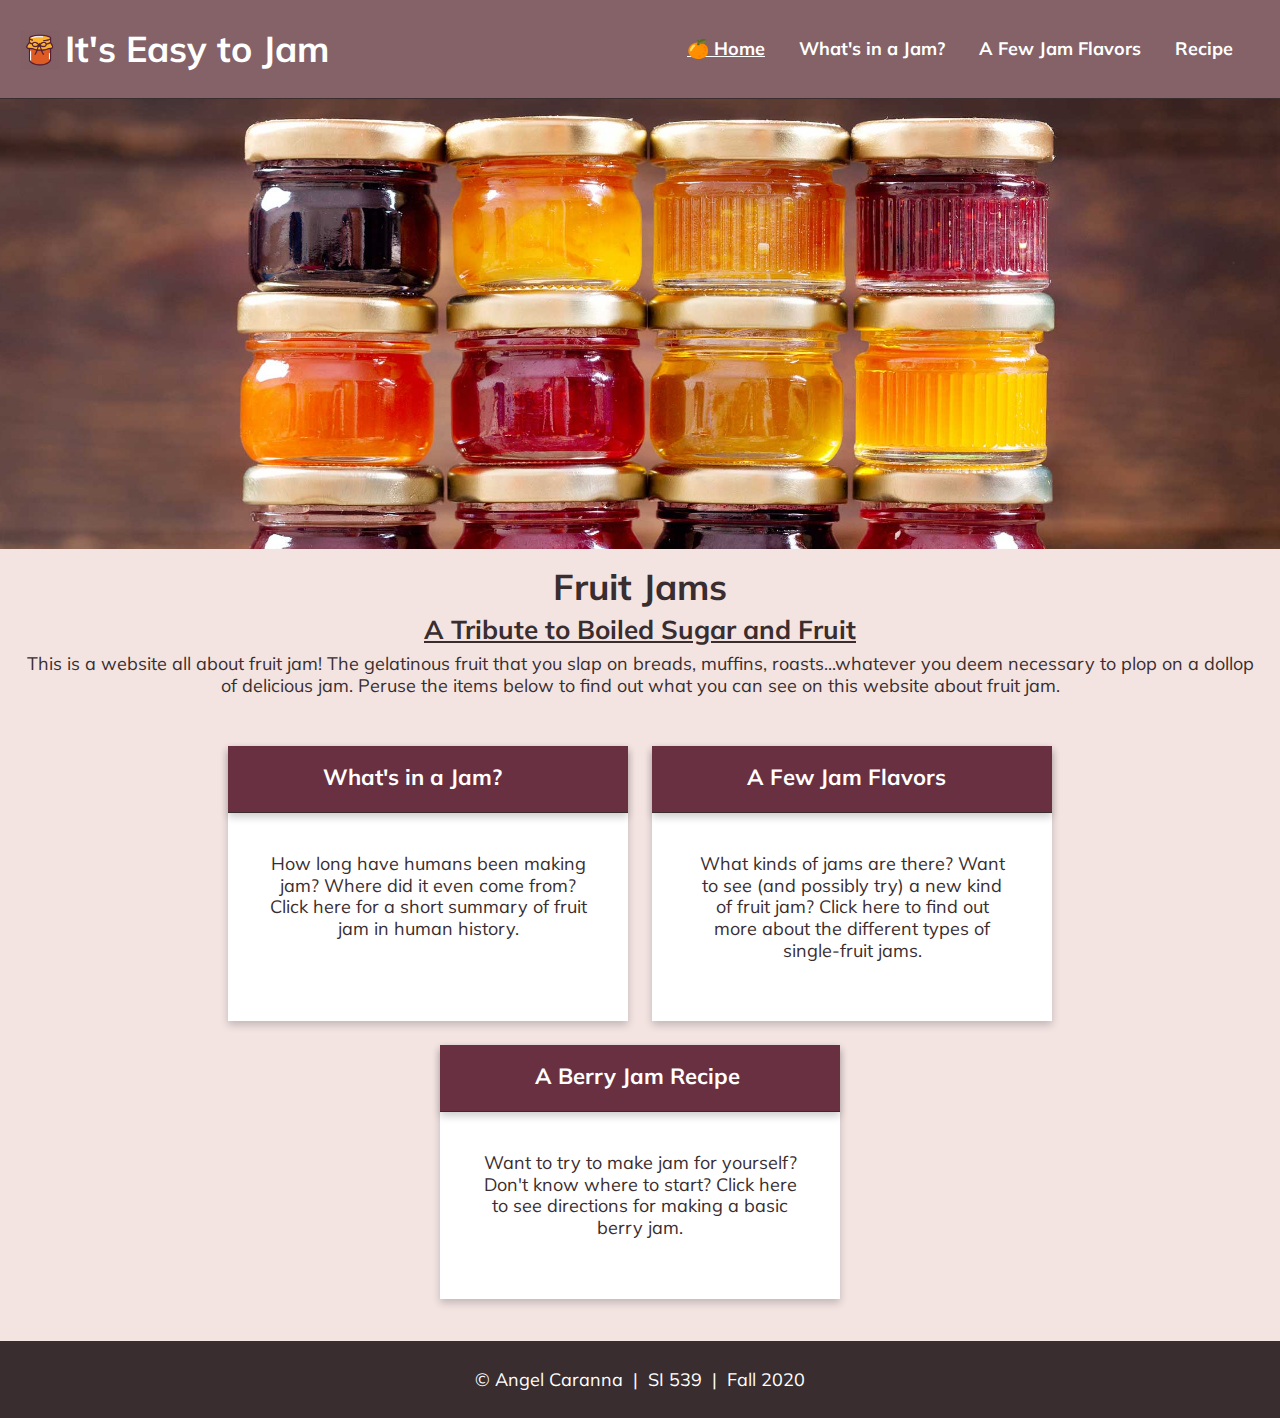
<file: index.html>
<!DOCTYPE html>
<html lang="en">
  <head>
    <meta charset="utf-8">
    <meta name="viewport" content="width=device-width, initial-scale=1.0"/>
    <link rel="stylesheet" type="text/css" href="css/html5reset.css">
    <link rel="stylesheet" type="text/css" href="css/style.css">
    <link rel="shortcut icon" type="image/png" href="images/jamjar.png"/>
    <link href="https://fonts.googleapis.com/css2?family=Mulish&display=swap" rel="stylesheet">
    <title>All About Fruit Jams</title>
  </head>

  <body>
    <a class = "skip" href="#skip">Skip to Main Content</a>

    <header>
      <div class="title">
        <img src="images/jamjar.png" alt="jam jar icon" style="float:left;width:40px;height:40px;">
        <span style="display: inline-block">
          <h1>It's Easy to Jam</h1>
        </span>
      </div>

      <nav>
        <ul class="nav_links">
          <li class="nav_item active"><a href="index.html">&#127818 Home</a></li>
          <li class="nav_item"><a href="jamahistory.html">What's in a Jam?</a></li>
          <li class="nav_item"><a href="jamgallery.html">A Few Jam Flavors</a></li>
          <li class="nav_item"><a href="jamrecipe.html">Recipe</a></li>
        </ul>
      </nav>
    </header>

    <main class="about" id="skip" tabindex="0">
        <div class="jam_parallax"></div>

        <div>
          <h1>Fruit Jams</h1>
          <h2>A Tribute to Boiled Sugar and Fruit</h2>
          <p>This is a website all about fruit jam! The gelatinous fruit that you slap on breads, muffins, roasts...whatever you deem necessary to plop on a dollop of delicious jam. Peruse the items below to find out what you can see on this website about fruit jam.</p>
        </div>

        <div class="home_box">
            <div class="box" id="box1">
                <header><h3><a href="jamahistory.html">What's in a Jam?</a></h3></header>
                <p>How long have humans been making jam? Where did it even come from? Click here for a short summary of fruit jam in human history.</p>
            </div>
            <div class="box" id="box2">
                <header><h3><a href="jamgallery.html">A Few Jam Flavors</a></h3></header>
                <p>What kinds of jams are there? Want to see (and possibly try) a new kind of fruit jam? Click here to find out more about the different types of single-fruit jams.</p>
            </div>
            <div class="box" id=box3>
                <header><h3><a href="jamrecipe.html">A Berry Jam Recipe</a></h3></header>
                <p>Want to try to make jam for yourself? Don't know where to start? Click here to see directions for making a basic berry jam.</p>
            </div>
      </div>
    </main>

    <footer>
        <p>&#169;&nbsp;Angel Caranna&nbsp;&nbsp;|&nbsp;&nbsp;SI 539&nbsp;&nbsp;|&nbsp;&nbsp;Fall 2020</p>
    </footer>
  </body>
</html>
</file>
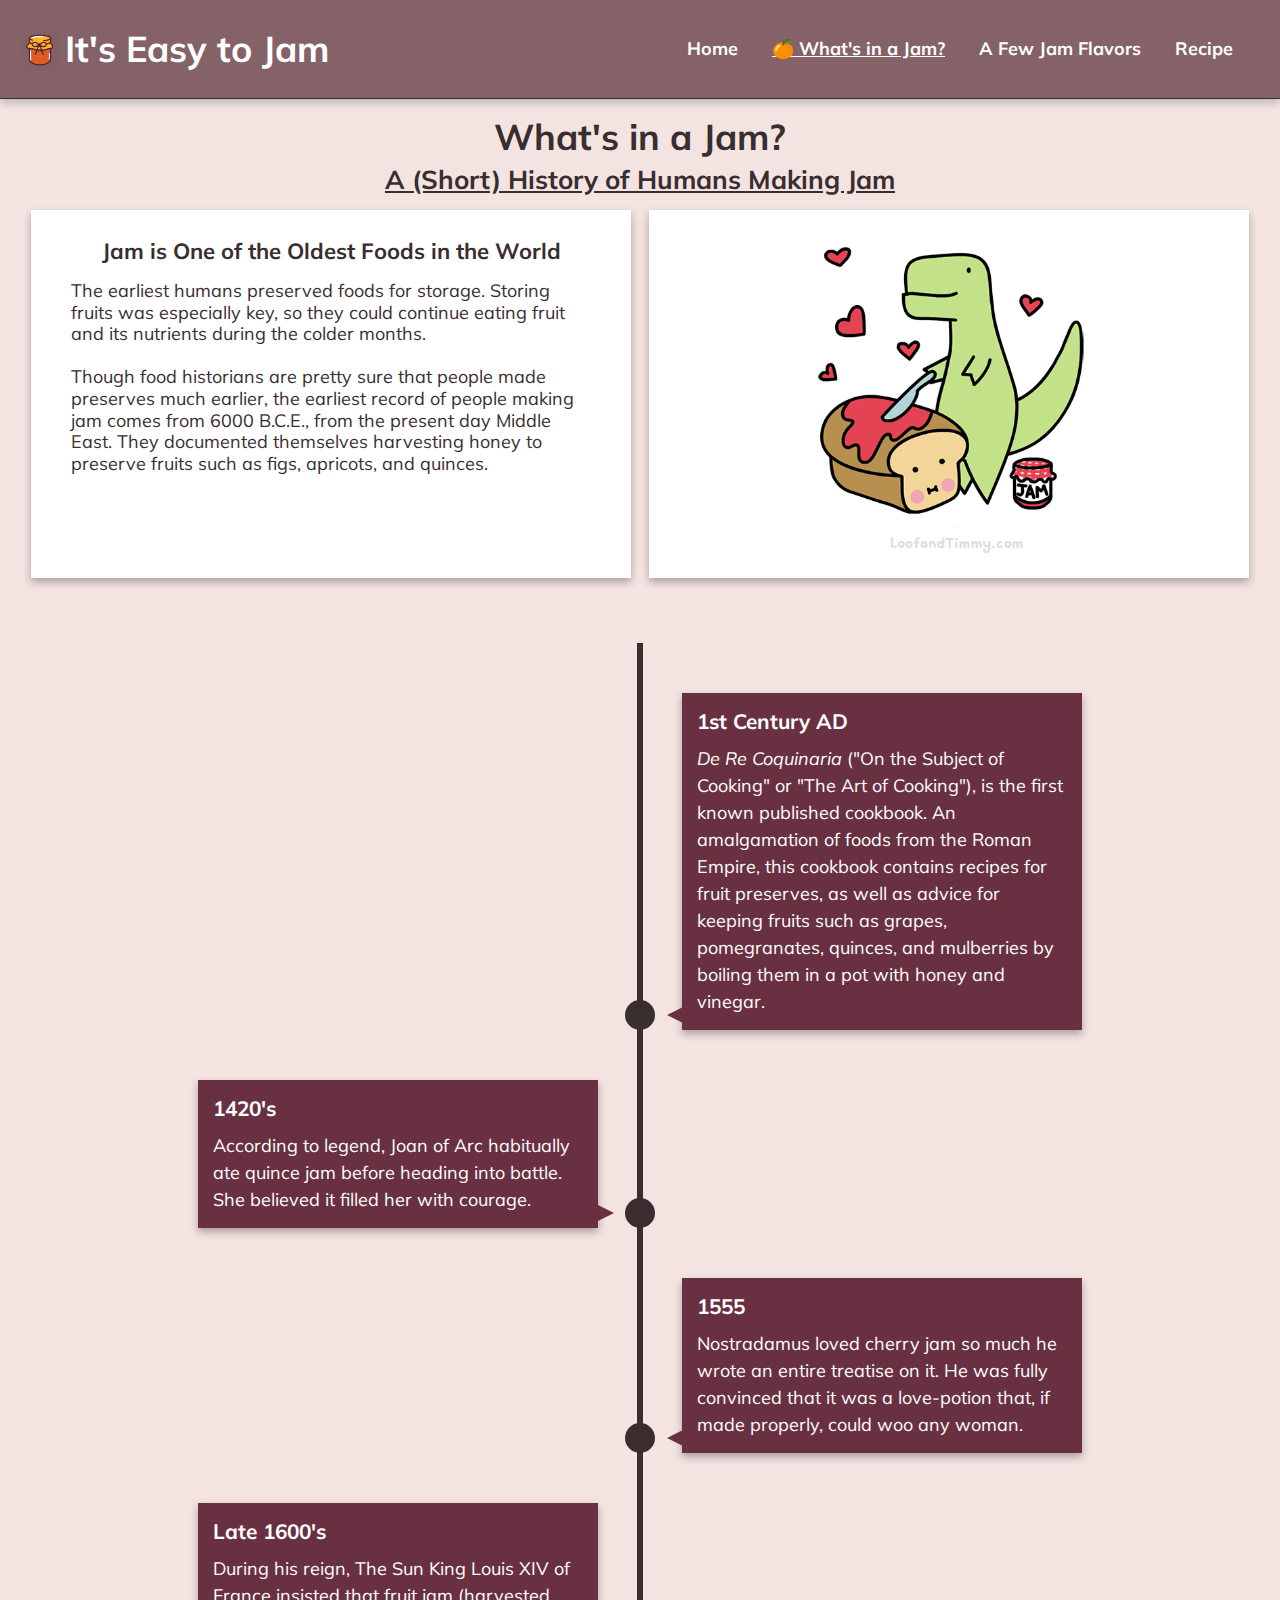
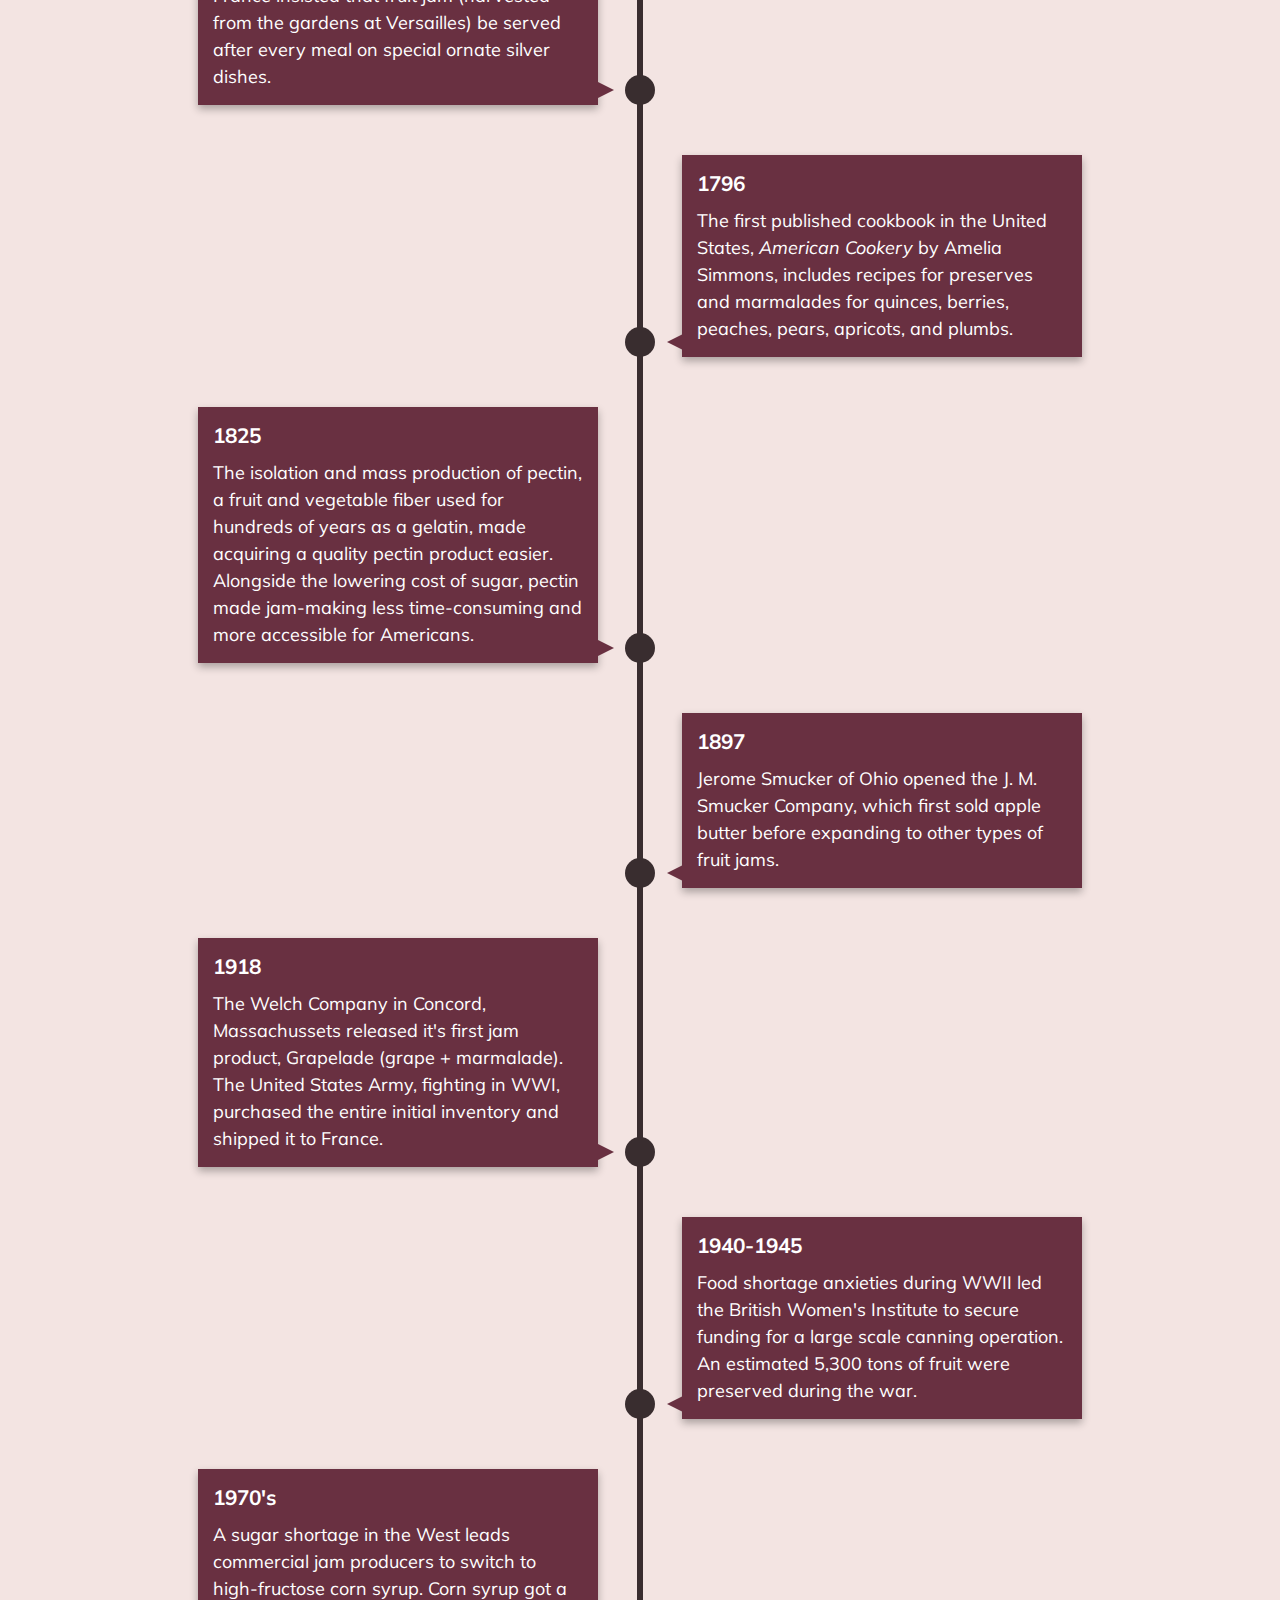
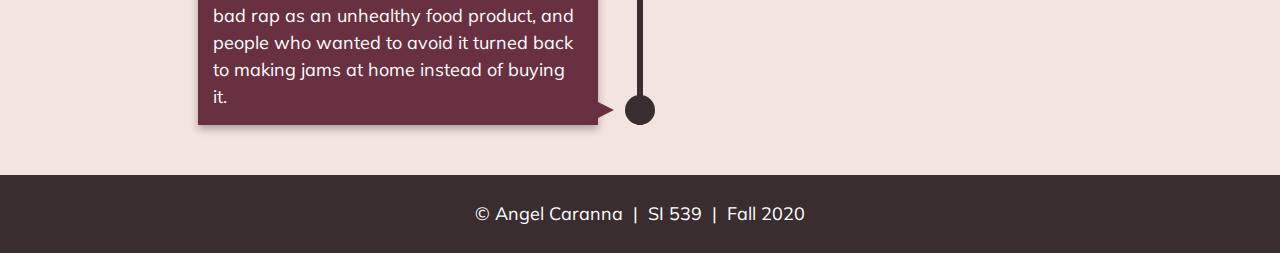
<file: jamahistory.html>
<!DOCTYPE html>
<html lang="en">
  <head>
    <meta charset="utf-8">
    <meta name="viewport" content="width=device-width, initial-scale=1.0"/>
    <link rel="stylesheet" type="text/css" href="css/html5reset.css">
    <link rel="stylesheet" type="text/css" href="css/style.css">
    <link rel="shortcut icon" type="image/png" href="images/jamjar.png"/>
    <link href="https://fonts.googleapis.com/css2?family=Mulish&display=swap" rel="stylesheet">
    <title>What's In A Jam?</title>
  </head>

  <body>
    <a class = "skip" href="#skip">Skip to Main Content</a>

    <header>
      <div class="title">
        <img src="images/jamjar.png" alt="jam jar logo" style="float:left;width:40px;height:40px;">
        <span style="display: inline-block">
          <h1>It's Easy to Jam</h1>
        </span>
      </div>
      <nav>
          <ul class="nav_links">
          <li class="nav_item"><a href="index.html">Home</a></li>
          <li class="nav_item active"><a href="jamahistory.html">&#127818 What's in a Jam?</a></li>
          <li class="nav_item"><a href="jamgallery.html">A Few Jam Flavors</a></li>
          <li class="nav_item"><a href="jamrecipe.html">Recipe</a></li>
          </ul>
      </nav>
    </header>

    <main class="about" id="skip" tabindex="0">
      <div>
        <h1>What's in a Jam?</h1>
          <h2>A (Short) History of Humans Making Jam</h2>
      </div>

      <div class="timeline_intro">
        <div class="tline">
          <h3>Jam is One of the Oldest Foods in the World</h3>
          <p>The earliest humans preserved foods for storage. Storing fruits was especially key, so they could continue eating fruit and its nutrients during the colder months.<br><br> Though food historians are pretty sure that people made preserves much earlier, the earliest record of people making jam comes from 6000 B.C.E., from the present day Middle East. They documented themselves harvesting honey to preserve fruits such as figs, apricots, and quinces.</p>
        </div>
        <div class="tline">
          <img src="images/giphy.gif" alt="dino with jam" style="position:relative;width:325px;height:325px;">
        </div>
      </div>

        <section class="timeline">
          <ol>
            <li>
              <div>
                <time>1st Century AD</time> <em>De Re Coquinaria</em> ("On the Subject of Cooking" or "The Art of Cooking"), is the first known published cookbook. An amalgamation of foods from the Roman Empire, this cookbook contains recipes for fruit preserves, as well as advice for keeping fruits such as grapes, pomegranates, quinces, and mulberries by boiling them in a pot with honey and vinegar.
              </div>
            </li>
            <li>
              <div>
                <time>1420's</time>According to legend, Joan of Arc habitually ate quince jam before heading into battle. She believed it filled her with courage.
              </div>
            </li>
            <li>
              <div>
                <time>1555</time>Nostradamus loved cherry jam so much he wrote an entire treatise on it. He was fully convinced that it was a love-potion that, if made properly, could woo any woman.
              </div>
            </li>
            <li>
              <div>
                <time>Late 1600's</time>During his reign, The Sun King Louis XIV of France insisted that fruit jam (harvested from the gardens at Versailles) be served after every meal on special ornate silver dishes. 
              </div>
            </li>
            <li>
              <div>
                <time>1796</time>The first published cookbook in the United States, <em>American Cookery</em> by Amelia Simmons, includes recipes for preserves and marmalades for quinces, berries, peaches, pears, apricots, and plumbs.
              </div>
            </li>
            <li>
              <div>
                <time>1825</time>The isolation and mass production of pectin, a fruit and vegetable fiber used for hundreds of years as a gelatin, made acquiring a quality pectin product easier. Alongside the lowering cost of sugar, pectin made jam-making less time-consuming and more accessible for Americans.
              </div>
            </li>
            <li>
              <div>
                <time>1897</time>Jerome Smucker of Ohio opened the J. M. Smucker Company, which first sold apple butter before expanding to other types of fruit jams.
            </li>
            <li>
              <div>
                <time>1918</time>The Welch Company in Concord, Massachussets released it's first jam product, Grapelade (grape + marmalade). The United States Army, fighting in WWI, purchased the entire initial inventory and shipped it to France.
              </div>
            </li>
            <li>
              <div>
                <time>1940-1945</time>Food shortage anxieties during WWII led the British Women's Institute to secure funding for a large scale canning operation. An estimated 5,300 tons of fruit were preserved during the war.
              </div>
            </li>
            <li>
              <div>
                <time>1970's</time>A sugar shortage in the West leads commercial jam producers to switch to high-fructose corn syrup. Corn syrup got a bad rap as an unhealthy food product, and people who wanted to avoid it turned back to making jams at home instead of buying it.
              </div>
            </li>
          </ol>

      </div>
    </main>

    <footer>
        <p>&#169;&nbsp;Angel Caranna&nbsp;&nbsp;|&nbsp;&nbsp;SI 539&nbsp;&nbsp;|&nbsp;&nbsp;Fall 2020</p>
    </footer>

  </body>
</html>
</file>
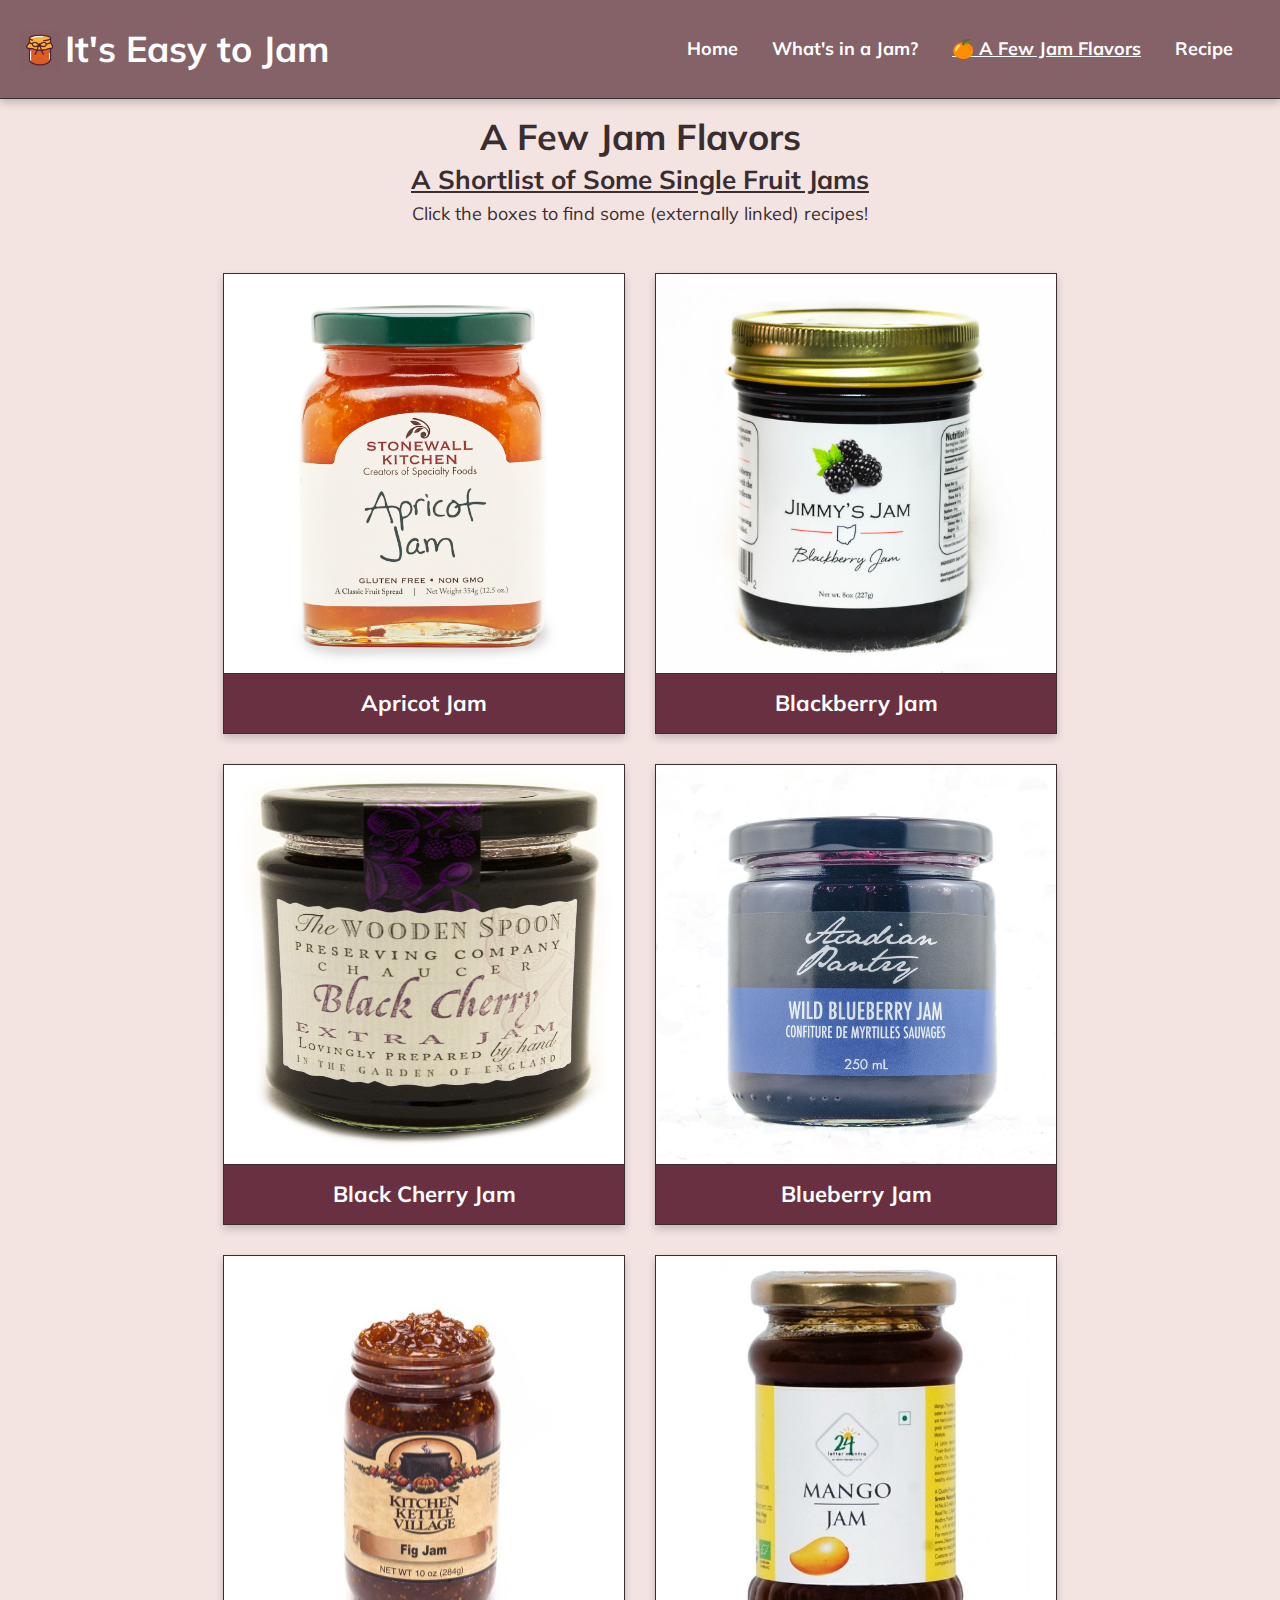
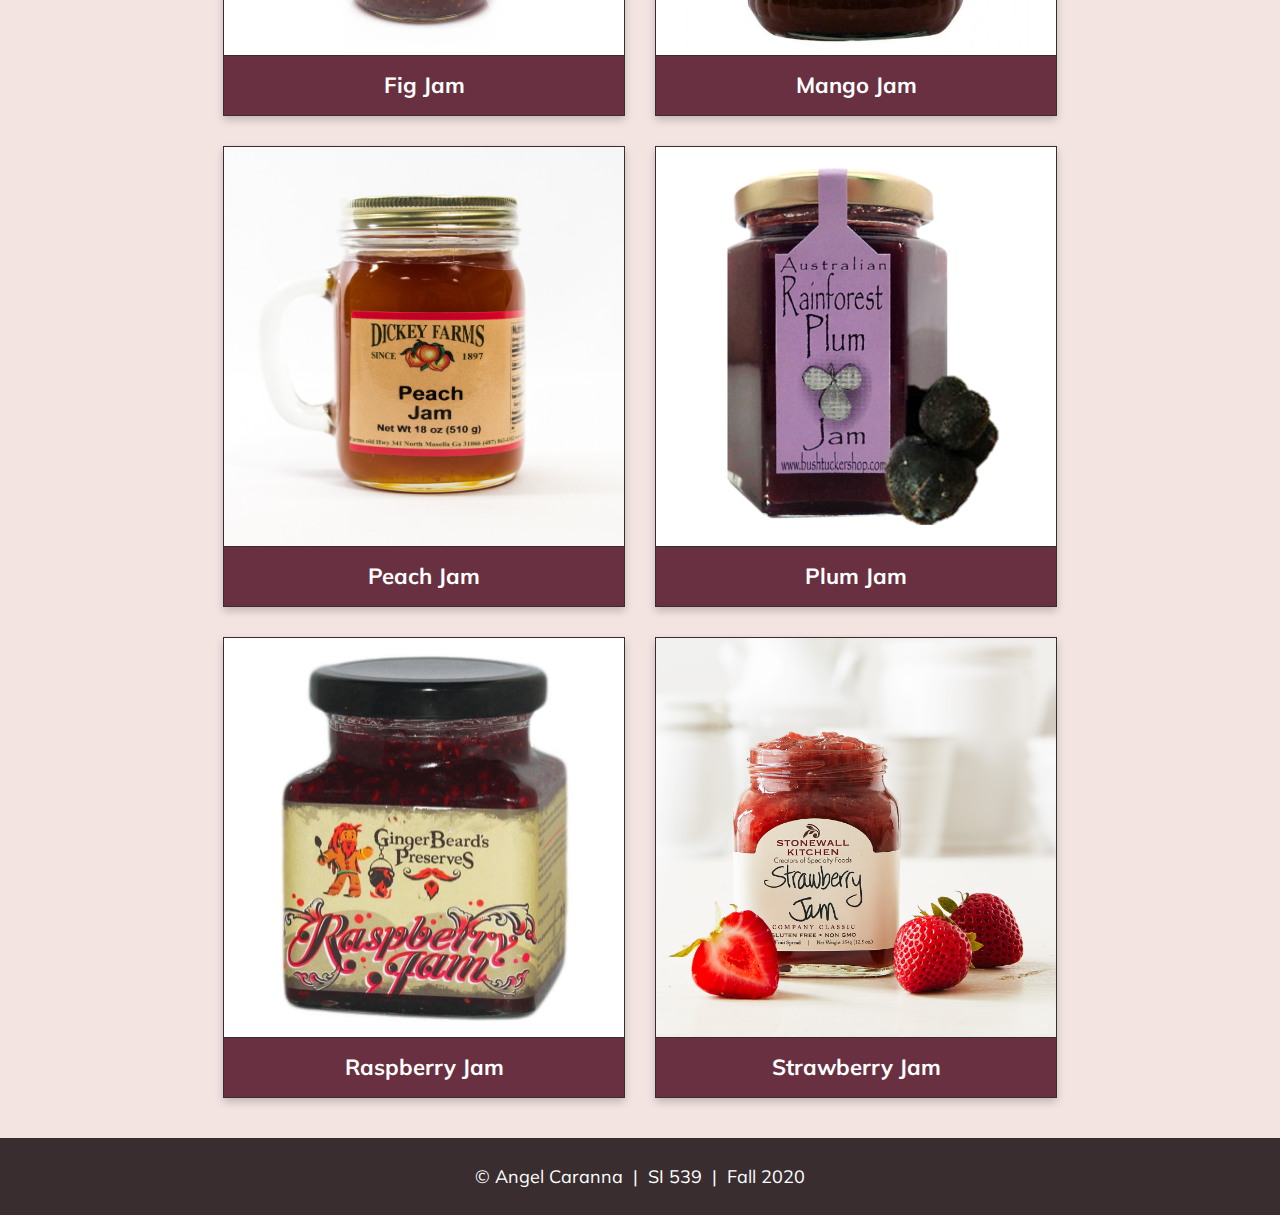
<file: jamgallery.html>
<!DOCTYPE html>
<html lang="en">
  <head>
    <meta charset="utf-8">
    <meta name="viewport" content="width=device-width, initial-scale=1.0"/>
    <link rel="stylesheet" type="text/css" href="css/html5reset.css">
    <link rel="stylesheet" type="text/css" href="css/style.css">
    <link rel="shortcut icon" type="image/png" href="images/jamjar.png"/>
    <link href="https://fonts.googleapis.com/css2?family=Mulish&display=swap" rel="stylesheet">
    <title>A Few Jam Flavors</title>
  </head>

  <body>
    <a class = "skip" href="#skip">Skip to Main Content</a>

    <header>
      <div class="title">
        <img src="images/jamjar.png" alt="jam jar logo" style="float:left;width:40px;height:40px;">
        <span style="display: inline-block">
          <h1>It's Easy to Jam</h1>
        </span>
      </div>
      <nav>
          <ul class="nav_links">
          <li class="nav_item"><a href="index.html">Home</a></li>
          <li class="nav_item"><a href="jamahistory.html">What's in a Jam?</a></li>
          <li class="nav_item active"><a href="jamgallery.html">&#127818 A Few Jam Flavors</a></li>
          <li class="nav_item"><a href="jamrecipe.html">Recipe</a></li>
          </ul>
      </nav>
    </header>

    <main class="about" id="skip" tabindex="0">
      <div>
        <h1>A Few Jam Flavors</h1>
        <h2>A Shortlist of Some Single Fruit Jams</h2>
        <p>Click the boxes to find some (externally linked) recipes!</p>
      </div>

      <div class="jam_gallery">
        <div class="gallery_item" id="item1" id="skip" tabindex="0">
          <a href="http://www.jam-making.com/jam_apricot.html"><img src="images/apricot_jam.jpg" alt="Apricot Jam" width="600" height="400"></a>
          <div class="caption">
            <h3>Apricot Jam</h3>
          </div>
        </div>

        <div class="gallery_item" id="item2" id="skip" tabindex="0">
          <a href="http://www.jam-making.com/jam_blackberry.html"><img src="images/blackberry_jam.jpg" alt="Blackberry Jam" width="600" height="400"></a>
          <div class="caption">
            <h3>Blackberry Jam</h3>
          </div>
        </div>

        <div class="gallery_item" id="item3" id="skip" tabindex="0">
          <a href="http://www.jam-making.com/jam_black_cherry.html"><img src="images/cherry_jam.jpg" alt="Black Cherry Jam" width="600" height="400"></a>
          <div class="caption">
            <h3>Black Cherry Jam</h3>
          </div>
        </div>

        <div class="gallery_item" id="item4" id="skip" tabindex="0">
          <a href="http://www.jam-making.com/jam_blueberry.html"><img src="images/blueberry_jam.jpg" alt="Blueberry Jam" width="600" height="400"></a>
          <div class="caption">
            <h3>Blueberry Jam</h3>
          </div>
        </div>

        <div class="gallery_item" id="item5" id="skip" tabindex="0">
          <a href="http://www.jam-making.com/jam_fig.html"><img src="images/fig_jam.jpg" alt="Fig Jam" width="600" height="400"></a>
          <div class="caption">
            <h3>Fig Jam</h3>
          </div>
        </div>

        <div class="gallery_item" id="item6" id="skip" tabindex="0">
          <a href="http://www.jam-making.com/jam_mango.html"><img src="images/mango_jam.jpg" alt="Mango Jam" width="600" height="400"></a>
          <div class="caption">
            <h3>Mango Jam</h3>
          </div>
        </div>

        <div class="gallery_item" id="item7" id="skip" tabindex="0">
          <a href="http://www.jam-making.com/jam_peach.html"><img src="images/peach_jam.jpg" alt="Peach Jam" width="600" height="400"></a>
          <div class="caption">
            <h3>Peach Jam</h3>
          </div>
        </div>

        <div class="gallery_item" id="item8" id="skip" tabindex="0">
          <a href="http://www.jam-making.com/jam_plum.html"><img src="images/plum_jam.png" alt="Plum Jam" width="600" height="400"></a>
          <div class="caption">
            <h3>Plum Jam</h3>
          </div>
        </div>

        <div class="gallery_item" id="item9" id="skip" tabindex="0">
          <a href="http://www.jam-making.com/jam_raspberry.html"><img src="images/raspberry_jam.jpg" alt="Raspberry Jam" width="600" height="400"></a>
          <div class="caption">
            <h3>Raspberry Jam</h3>
          </div>
        </div>

        <div class="gallery_item" id="item10" id="skip" tabindex="0">
          <a href="http://www.jam-making.com/jam_strawberry.html"><img src="images/strawberry_jam.jpg" alt="Strawberry Jam" width="600" height="400"></a>
          <div class="caption">
            <h3>Strawberry Jam</h3>
          </div>
        </div>
      </div>
    </main>

    <footer>
        <p>&#169;&nbsp;Angel Caranna&nbsp;&nbsp;|&nbsp;&nbsp;SI 539&nbsp;&nbsp;|&nbsp;&nbsp;Fall 2020</p>
    </footer>
  </body>
</html>
</file>
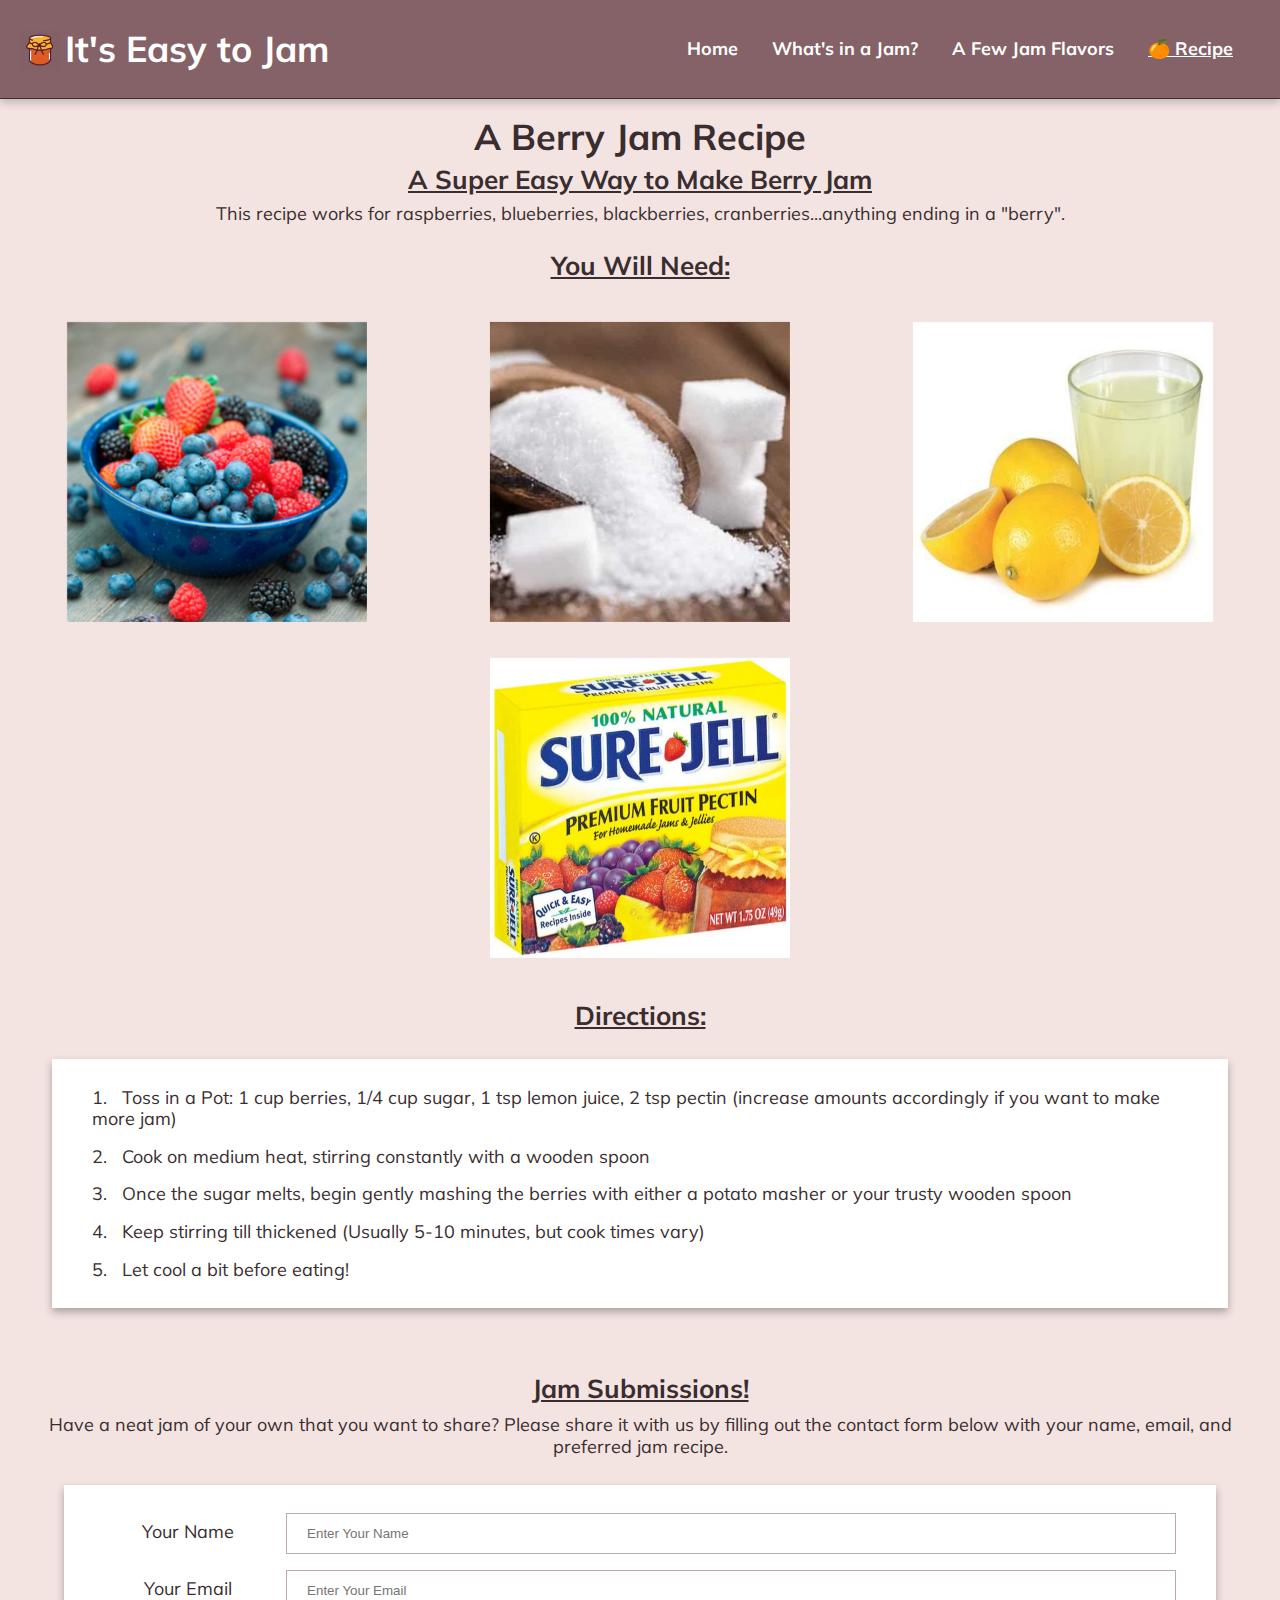
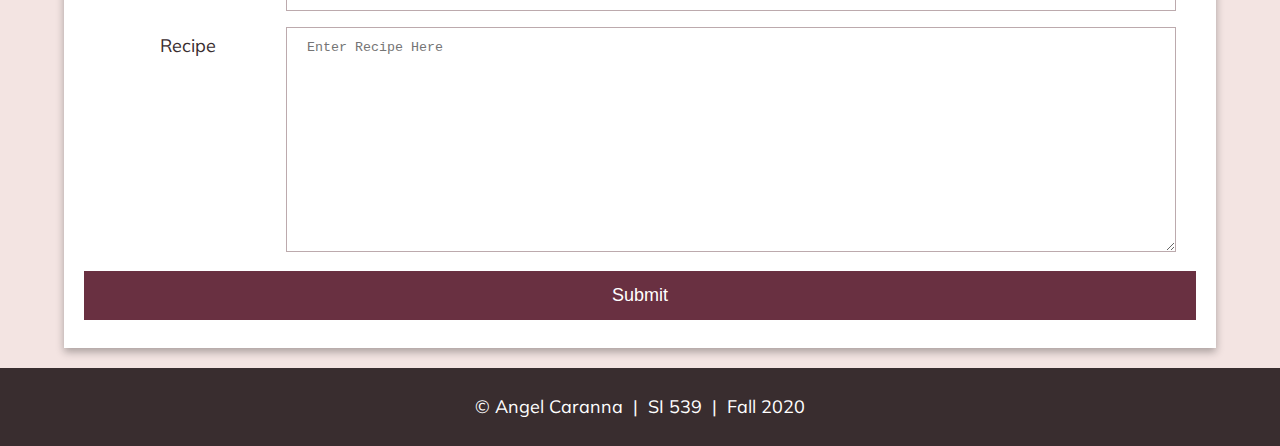
<file: jamrecipe.html>
<!DOCTYPE html>
<html lang="en">
  <head>
    <meta charset="utf-8">
    <meta name="viewport" content="width=device-width, initial-scale=1.0"/>
    <link rel="stylesheet" type="text/css" href="css/html5reset.css">
    <link rel="stylesheet" type="text/css" href="css/style.css">
    <link rel="shortcut icon" type="image/png" href="images/jamjar.png"/>
    <link href="https://fonts.googleapis.com/css2?family=Mulish&display=swap" rel="stylesheet">
    <title>A Berry Jam Recipe</title>
  </head>

  <body>
    <a class = "skip" href="#skip">Skip to Main Content</a>

    <header>
      <div class="title">
        <img src="images/jamjar.png" alt="jam jar logo" style="float:left;width:40px;height:40px;">
        <span style="display: inline-block">
          <h1>It's Easy to Jam</h1>
        </span>
      </div>
      <nav>
          <ul class="nav_links">
          <li class="nav_item"><a href="index.html">Home</a></li>
          <li class="nav_item"><a href="jamahistory.html">What's in a Jam?</a></li>
          <li class="nav_item"><a href="jamgallery.html">A Few Jam Flavors</a></li>
          <li class="nav_item active"><a href="jamrecipe.html">&#127818 Recipe</a></li>
          </ul>
      </nav>
    </header>

    <main class="about" id="skip" tabindex="0">
      <div class="recipe_intro">
        <h1>A Berry Jam Recipe</h1>
        <h2>A Super Easy Way to Make Berry Jam</h2>
        <p>This recipe works for raspberries, blueberries, blackberries, cranberries...anything ending in a "berry".</p>
      </div>

      <div>
        <br>
        <h2>You Will Need:</h2>
        <br>
      </div>

       <div class="recipe_flipcards">
        <div class="flipcard" id="skip" tabindex="0">
          <div class="flipcard_inner">
            <div class="flipcard_front">
              <img src="images/berries.jpg" alt="Mixed Berries" style="width:300px;height:300px;">
            </div>
            <div class="flipcard_back">
              <h2>Berries!</h2> 
              <h3>(the stars of the show)</h3> 
            </div>
          </div>
        </div>

      <div class="flipcard" id="skip" tabindex="0">
        <div class="flipcard_inner">
          <div class="flipcard_front">
            <img src="images/sugar.jpg" alt="Sugar" style="width:300px;height:300px;">
          </div>
          <div class="flipcard_back">
            <h2>Sugar!</h2> 
            <h3>(for sweetness)</h3> 
          </div>
        </div>
      </div>

      <div class="flipcard" id="skip" tabindex="0">
        <div class="flipcard_inner">
          <div class="flipcard_front">
            <img src="images/lemon.jpg" alt="Lemon Juice" style="width:300px;height:300px;">
          </div>
          <div class="flipcard_back">
            <h2>Lemon Juice!</h2> 
            <h3>(for acidity and flavor)</h3> 
          </div>
        </div>
      </div>

      <div class="flipcard" id="skip" tabindex="0">
        <div class="flipcard_inner">
          <div class="flipcard_front">
            <img src="images/pectin.jpg" alt="Pectin" style="width:300px;height:300px;">
          </div>
          <div class="flipcard_back">
            <h2>Pectin!</h2> 
            <h3>(to make it jammy)</h3> 
          </div>
        </div>
      </div>
      </div>

      <div class="recipe">
        <div class="recipe_wrapper">
          <h2>Directions:</h2>
        <div class="recipe_directions">
          <ol>
            <li><p>1.&nbsp;&nbsp;&nbsp;Toss in a Pot: 1 cup berries, 1/4 cup sugar, 1 tsp lemon juice, 2 tsp pectin (increase amounts accordingly if you want to make more jam)</p></li>
            <li><p>2.&nbsp;&nbsp;&nbsp;Cook on medium heat, stirring constantly with a wooden spoon</p></li>
            <li><p>3.&nbsp;&nbsp;&nbsp;Once the sugar melts, begin gently mashing the berries with either a potato masher or your trusty wooden spoon</p</li>
            <li><p>4.&nbsp;&nbsp;&nbsp;Keep stirring till thickened (Usually 5-10 minutes, but cook times vary)</p></li>
            <li><p>5.&nbsp;&nbsp;&nbsp;Let cool a bit before eating!</p></li>
          </ol>
        </div>
          <br>
        </div> 
      </div>

      <div class="recipe_form"> 
        <h2>Jam Submissions!</h2>
        <p>Have a neat jam of your own that you want to share? Please share it with us by filling out the contact form below with your name, email, and preferred jam recipe.</p>
        <br>
      </div>

      <div class="container">
        <form action="https://formspree.io/f/mbjpapka" method="POST">
          <fieldset>
            <label for="name_id">Your Name</label>
            <input type="text" placeholder="Enter Your Name" id="name_id" name="name" required>
        
            <label for="email_id">Your Email</label>
            <input type="email" placeholder="Enter Your Email" id="email_id" name="email" required>
    
            <label for="msg" id="label">Recipe</label>
            <textarea placeholder="Enter Recipe Here" id="msg" name="mesg" required></textarea><br>
        
            <input type="submit" value="Submit">
          </fieldset>
         </form>
      </div>
    </main>

    <footer>
        <p>&#169;&nbsp;Angel Caranna&nbsp;&nbsp;|&nbsp;&nbsp;SI 539&nbsp;&nbsp;|&nbsp;&nbsp;Fall 2020</p>
    </footer>
  </body>
</html>
</file>
<file: css/style.css>
body{
    background-color: #F3E4E2;
    font-family: 'Mulish', sans-serif;
    font-size: 18px;
    color: #392D2F;
    margin: 0;
    padding: 0;
    text-align: center;
}

h1{
    font-size: 36px;
    line-height: 1;
    padding: 10px 0px;
    text-align: center;
}

h2{
    font-size: 26px;
    line-height: 1;
    padding: 2px;
    text-align: center;
}

h3 {
    font-size: 22px;
    padding-bottom: 4px;
}

p{
    line-height: 1.2;
    padding: 8px 20px;
}

header{
    background-color: #846267;
    color: #ffffff;
    border-bottom: 1px solid #392D2F;
    box-shadow: 0 4px 8px 0 rgba(0,0,0,0.2);
    padding: 20px;
    display: flex;
    flex-flow: column wrap;
    justify-content: center;
    align-items: center;
}

footer{
    background-color: #392D2F;
    color: #ffffff;
    padding: 20px;
    text-align: center;
}

.title img{
    position: relative;
    margin-top: 9px;
    margin-right: 5px;
}

.nav_links{
    text-align: center;
    text-decoration: none;
    padding: 10px;
}

.nav_item{
    display: block;
    padding: 10px;
}

.nav_item a{
    color: #ffffff;
    font-weight: bold;
    text-decoration: none;
}

.nav_item.active a {
    color: #ffffff;
    text-decoration: underline;
}

.nav_item a:hover{
    text-decoration: underline;
}

a.skip{
    left: 0;
    padding: 6px;
    position: absolute;
    top: -40px;
    -webkit-transition: top 1s ease-out;
    transition: top 1s ease-out;
    z-index: 1;
}
  
a.skip:focus{
    position: initial;
}

*:focus{
    border: 2px dotted #392D2F;
}

.about h1{
    margin-top: 10px;
}

.about h2, .recipe_directions h2, .recipe_form h2{
    text-decoration: underline;
}

  /* ---------------------------- HOME ----------------------------- */

.jam_parallax{
    background-image: url(../images/jam_parallax.jpg);
    background-attachment: fixed;
    background-position: center;
    background-repeat: no-repeat;
    background-size: cover;
    overflow: hidden;
    min-height: 450px;
}

.home_box{
    display: flex;
    flex-flow: row wrap;
    justify-content: center;
    padding: 25px;
}

.box{ 
    max-width: 400px;
    padding: 0 0 20px 0;
    margin: 12px;
    background: #ffffff;
    box-shadow: 0 4px 8px 0 rgba(0,0,0,0.2);
}

.box:hover{
    box-shadow: 0 8px 16px 0 rgba(0,0,0,0.2);
}

.box header{
    background-color: #693041;
    width: auto;
}

.box a{ 
    color: #ffffff;
    text-decoration: none;
}

.box a:hover{
    text-decoration: underline;
    cursor: pointer;
}

.box > p{
    width: auto;
    margin: 20px;
    padding: 20px;
}

  /* -------------------------- HISTORY ---------------------------- */

.timeline_intro{
    display: grid;
    grid-template-columns: 1;
    grid-gap: 1rem;
    padding: 10px 30px;
    margin: 10px;
}

.tline{
    margin: 12px;
    background: #ffffff;
    padding: 20px;
    box-shadow: 0 4px 8px 0 rgba(0,0,0,0.3);
}

.tline h3{
    padding: 10px;
    justify-self: center;
    align-self: center;
}

.tline p{
    line-height: 1.2em;
    text-align: left;
}

  /* Timeline code adapted (and made mobile first!) from https://codepen.io/tutsplus/full/QNeJgR/ */

*,
*::before,
*::after{
    margin: 0;
    padding: 0;
    box-sizing: border-box;
}

.timeline ol{
    background: #F3E4E2;
    padding: 50px 0;
  }
  
.timeline ol li{
    list-style-type: none;
    position: relative;
    width: 6px;
    margin: 0 auto;
    margin-left: 20px;
    padding-top: 50px;
    background: #392D2F;
}
   
.timeline ol li::after{
    content: '';
    position: absolute;
    left: 50%;
    bottom: 0;
    transform: translateX(-50%);
    width: 30px;
    height: 30px;
    border-radius: 50%;
    background: inherit;
}

.timeline ol li div{
    position: relative;
    bottom: 0;
    width: calc(100vw - 91px);
    padding: 15px;
    background: #693041;
    color: #ffffff;
    text-align: left;
    line-height: 1.5em;
    box-shadow: 0 4px 8px 0 rgba(0,0,0,0.3);
}

.timeline ol li div::before{
    content: '';
    position: absolute;
    bottom: 7px;
    width: 0;
    height: 0;
    border-style: solid;
}

.timeline ol li:nth-child(odd) div{
    left: 45px;
}

.timeline ol li:nth-child(even) div{
    left: 45px;
}

.timeline ol li:nth-child(odd) div::before{
    left: -15px;
    border-width: 8px 16px 8px 0;
    border-color: transparent #693041 transparent transparent;
}

.timeline ol li:nth-child(even) div::before{
    left: -15px;
    border-width: 8px 16px 8px 0;
    border-color: transparent #693041 transparent transparent;
}

time{
    display: block;
    font-size: 1.3rem;
    font-weight: bolder;
    color: #ffffff;
    margin-bottom: 10px;
}

  /* ----------------------- GALLERY ----------------------- */

.jam_gallery{
    height: auto;
    display: flex;
    flex-flow: row wrap;
    justify-content: center;
    padding: 25px;
  }

.gallery_item{
    background: #693041;
    border: 1px #392D2F solid;
    color: #ffffff;
    margin: 15px;
    box-shadow: 0 4px 8px 0 rgba(0,0,0,0.2);
    cursor: pointer;
}

.gallery_item:hover{
    box-shadow: 0 8px 16px 0 rgba(0,0,0,0.4);
}
  
.gallery_item a img{
    width: 400px;
    height: 400px;
    border-bottom: 1px #392D2F solid;
}

.caption{
    padding: 15px;
}
  
  /* ------------------------- RECIPE -------------------------- */
  /* flipcard code adapted from https://www.w3schools.com/howto/howto_css_flip_card.asp */

.recipe_flipcards{
    display: flex;
    flex-flow: column wrap;
    align-items: center;
	justify-content: center;
    height: auto;
}

.flipcard{
    background-color: transparent;
    width: 300px;
    height: 300px;
    margin: 1em;
    perspective: 1000px;
}
  
.flipcard_inner{
    position: relative;
    width: 100%;
    height: 100%;
    transition: transform 0.6s;
    transform-style: preserve-3d;
}

.flipcard:hover .flipcard_inner
.flipcard:active .flipcard_inner, 
.flipcard:focus .flipcard_inner{
    transform: rotateY(180deg);
}
  
.flipcard_front, .flipcard_back{
    background-color: #693041;
    position: absolute;
    width: 100%;
    height: 100%;
    -webkit-backface-visibility: hidden;
    backface-visibility: hidden;
}
  
.flipcard_back{
    color: #ffffff;
    line-height: 50px;
    padding-top: 90px;
    transform: rotateY(180deg);
}

.recipe_wrapper{
    display: grid;
    grid-template-columns: 1;
    grid-gap: 1rem;
    padding: 10px 30px;
    margin: 10px;
}

.recipe_directions{
    margin: 12px;
    background: #ffffff;
    padding: 20px;
    box-shadow: 0 4px 8px 0 rgba(0,0,0,0.3);
}

.recipe_directions ol li{
    text-align: left;
    list-style-type: none;
}

.recipe_form p{
    padding: 10px 30px;
}

form{
    display: grid;
    grid-template-columns: 1;
    grid-gap: 1rem;
    padding: 20px;
    margin: 50px;
    margin-top: 25px;
    background: #ffffff;
    box-shadow: 0 4px 8px 0 rgba(0,0,0,0.3);
}
  
label{
    display: inline-block;
    margin-right:10px;
    width:15%;
    padding-bottom: 0 15px;
}

input {
    width: 100%;
    padding: 12px 20px;
    margin: 8px 0;
    display: inline-block;
    border: 1px solid #8462678a;
    color: #693041;
    box-sizing: border-box;
}
  
textarea{
    width: 100%;
    height: 35vh;
    padding: 12px 20px;
    margin: 8px 0;
    display: inline-block;
    border: 1px solid #8462678a;
    color: #693041;
    box-sizing: border-box;
}
  
input[type=submit]{
    background-color: #693041;
    color: #ffffff;
    padding: 14px 20px;
    margin: 8px 0;
    border: none;
    cursor: pointer;
    width: 100%;
    font-size: 1em;
}
  
input[type=submit]:hover{
    opacity: 0.8;
}

input[type=text]:focus{
    border: 3px solid #846267;
}

input[type=email]:focus{
    border: 3px solid #846267;
}

textarea:focus{
    border: 3px solid #846267;
}

  /* -------------------- TABLET MEDIA QUERY ----------------------- */

@media only screen and (min-width: 600px){
    .box{  
        max-width: 400px;
    }

    .timeline_intro{
        display: grid;
        grid-template-columns: repeat(auto-fill, minmax(500px, 1fr));
        grid-template-rows: 1;
    }

    .tline{
        margin: 5px 55px;
    }

    .recipe_flipcards{
        display: flex;
        flex-flow: row wrap;
        justify-content: space-around;
        height: auto;
        padding: 5px;
    }
}

  /* -------------------- DESKTOP MEDIA QUERY ----------------------- */

@media only screen and (min-width: 950px){

    header{
        display: flex;
        height: auto;
        flex-flow: row wrap;
        justify-content: space-between;
    }

    .nav_links{
        display: flex;
        flex-flow: row wrap;
    }
  
    .nav_item a{
        padding: 7px;
    }

    .home_box{
        padding: 30px;
    }
    
    .box{ 
        max-width: 400px; 
        margin: 12px;
        background: #ffffff;
        box-shadow: 0 4px 8px 0 rgba(0,0,0,0.2);
    }

    .box a{
        padding: 75px;
    }

    .timeline_intro{
        display: grid;
        grid-template-columns: 1fr 1fr;
        justify-items: center;
        padding: 10px 30px;
    }

    .tline{
        max-width: 600px;
        width: 100%;
    }

    .timeline ol li{
        margin: 0 auto;
        margin-left: auto;
    }

    .timeline ol li div{
        width: 400px;
    }

    .timeline ol li:nth-child(even) div{
        left: -439px;
    }

    .timeline ol li:nth-child(even) div::before{
        left: 400px;
        right: -15px;
        border-width: 8px 0 8px 16px;
        border-color: transparent transparent transparent #693041;
    }
    
    .jam_gallery{
        display: flex;
        flex-flow: row wrap;
    }

    .recipe_flipcards{
        display: flex;
        flex-flow: row wrap;
        justify-content: space-around;
        height: auto;
        padding: 5px;
        margin: 0% auto;
    }

    form{
        width: 90%;
        margin: 0 auto;
        margin-bottom: 20px;
    }
    
    #label{
        vertical-align: top;
        padding-top: 1em;
    }
    
    input{
        width:80%;
    }
    
    textarea{
        width:80%;
        height: 25vh;
    }
     
    div + label{
        line-height: 25vh;
        vertical-align:middle;
    }
}

@media screen and (max-width: 1400px){
     .timeline_intro{
	  margin: 0 auto;
     }
}

  /*------------------- REDUCE MOTION -------------------------- */

  @media screen and (prefers-reduced-motion: reduce){
    
    .flipcard:hover .flipcard_inner
    .flipcard:active .flipcard_inner, 
    .flipcard:focus .flipcard_inner{
        transform: none;
        -webkit-transform: none;
    }
  }
</file>
